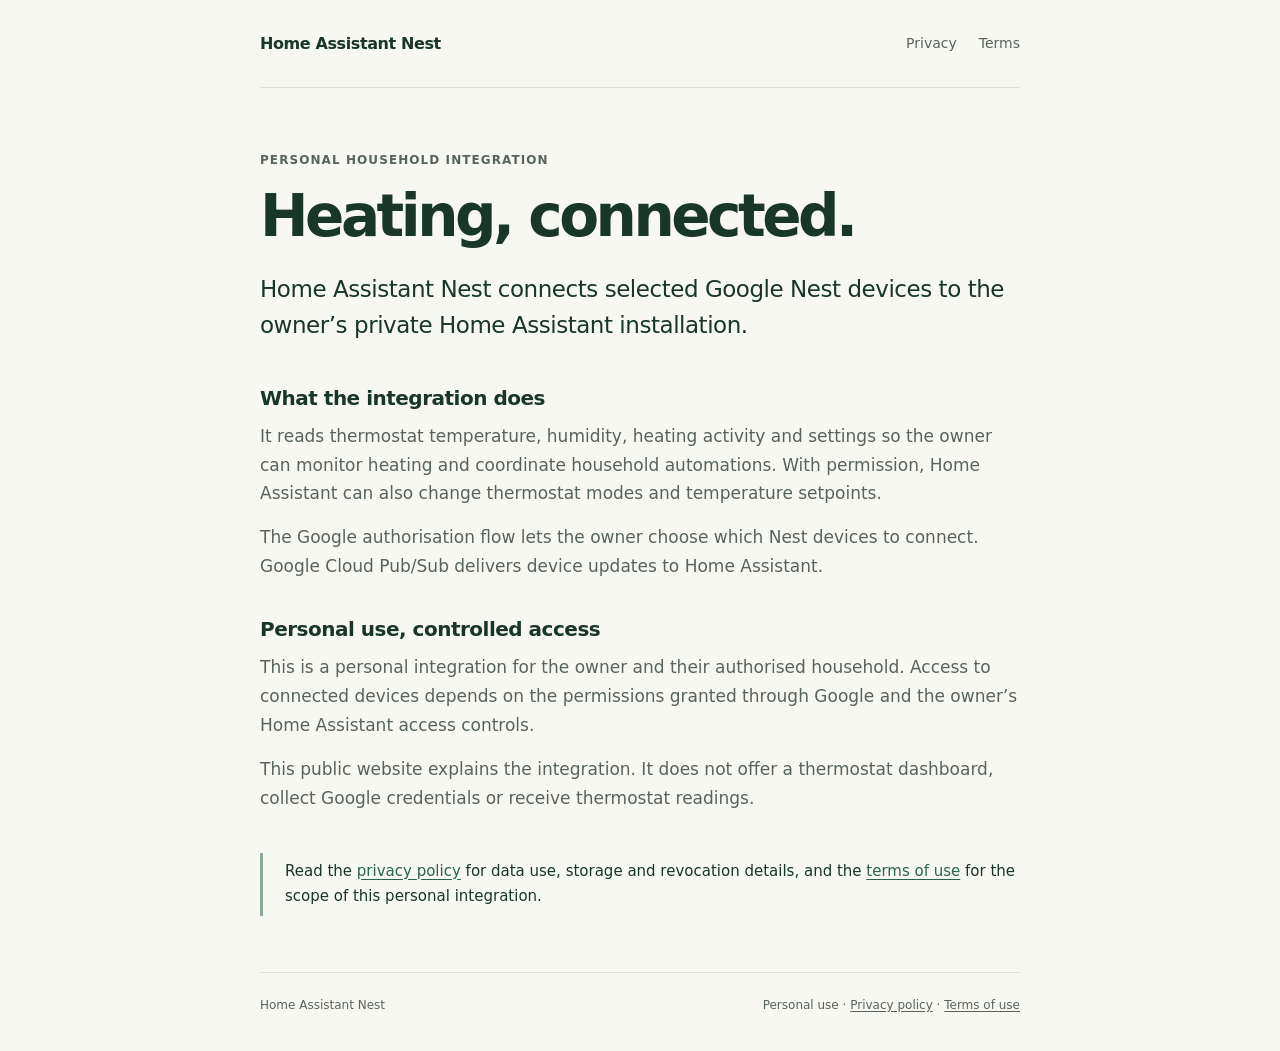
<file: index.html>
<!doctype html>
<html lang="en">
<head>
  <meta charset="utf-8">
  <meta name="viewport" content="width=device-width, initial-scale=1">
  <meta name="description" content="A personal integration connecting selected Google Nest devices to a private Home Assistant installation.">
  <meta name="referrer" content="no-referrer">
  <meta http-equiv="Content-Security-Policy" content="default-src 'none'; style-src 'self'; base-uri 'none'; form-action 'none'">
  <title>Home Assistant Nest</title>
  <link rel="stylesheet" href="styles.css">
</head>
<body>
  <header><a class="brand" href="./">Home Assistant Nest</a><nav aria-label="Main"><a href="privacy.html">Privacy</a><a href="terms.html">Terms</a></nav></header>
  <main>
    <p class="eyebrow">Personal household integration</p>
    <h1>Heating, connected.</h1>
    <p class="intro">Home Assistant Nest connects selected Google Nest devices to the owner’s private Home Assistant installation.</p>
    <section>
      <h2>What the integration does</h2>
      <p>It reads thermostat temperature, humidity, heating activity and settings so the owner can monitor heating and coordinate household automations. With permission, Home Assistant can also change thermostat modes and temperature setpoints.</p>
      <p>The Google authorisation flow lets the owner choose which Nest devices to connect. Google Cloud Pub/Sub delivers device updates to Home Assistant.</p>
    </section>
    <section>
      <h2>Personal use, controlled access</h2>
      <p>This is a personal integration for the owner and their authorised household. Access to connected devices depends on the permissions granted through Google and the owner’s Home Assistant access controls.</p>
      <p>This public website explains the integration. It does not offer a thermostat dashboard, collect Google credentials or receive thermostat readings.</p>
    </section>
    <aside><p>Read the <a href="privacy.html">privacy policy</a> for data use, storage and revocation details, and the <a href="terms.html">terms of use</a> for the scope of this personal integration.</p></aside>
  </main>
  <footer><span>Home Assistant Nest</span><span>Personal use · <a href="privacy.html">Privacy policy</a> · <a href="terms.html">Terms of use</a></span></footer>
</body>
</html>
</file>
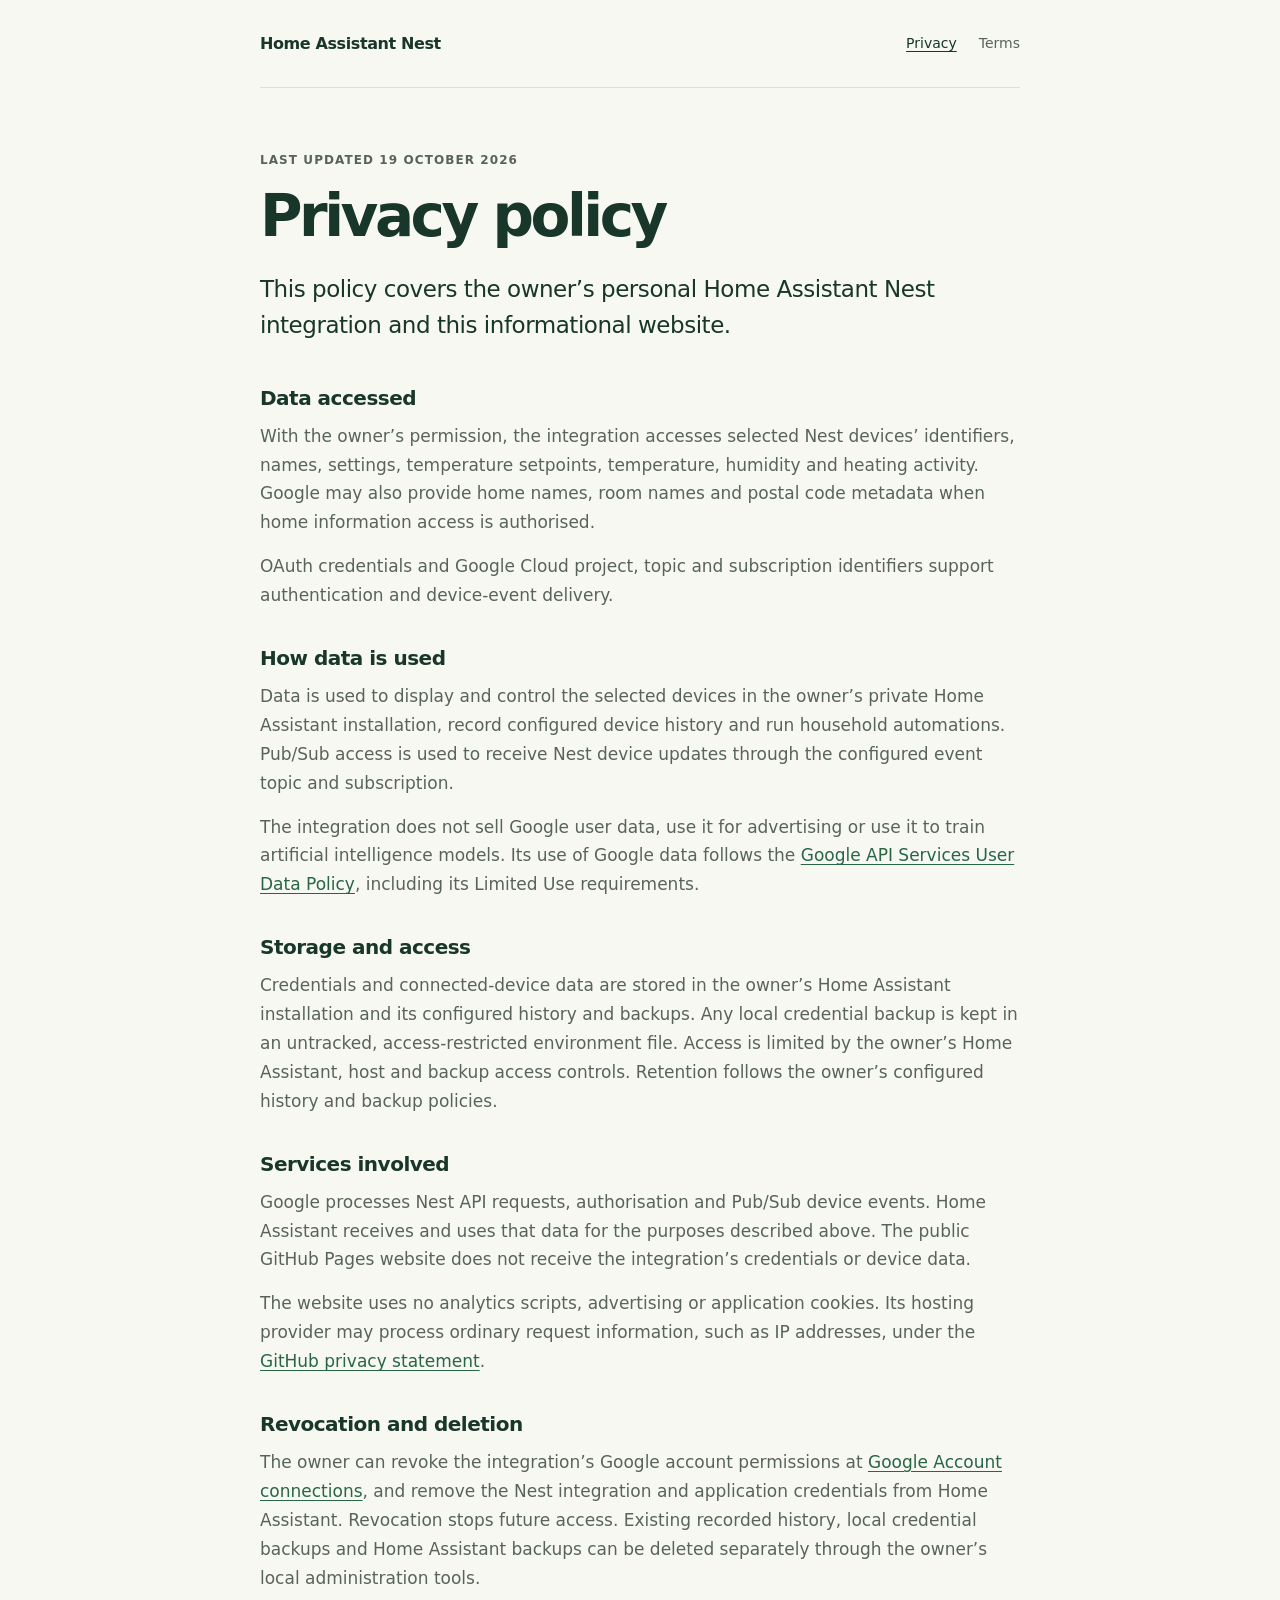
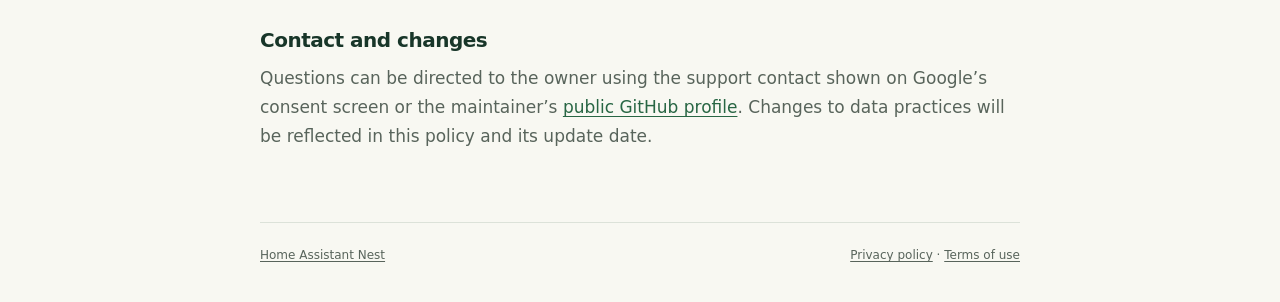
<file: privacy.html>
<!doctype html>
<html lang="en">
<head>
  <meta charset="utf-8">
  <meta name="viewport" content="width=device-width, initial-scale=1">
  <meta name="description" content="How the personal Home Assistant Nest integration accesses, uses and stores Google Nest data.">
  <meta name="referrer" content="no-referrer">
  <meta http-equiv="Content-Security-Policy" content="default-src 'none'; style-src 'self'; base-uri 'none'; form-action 'none'">
  <title>Privacy policy · Home Assistant Nest</title>
  <link rel="stylesheet" href="styles.css">
</head>
<body>
  <header><a class="brand" href="./">Home Assistant Nest</a><nav aria-label="Main"><a href="privacy.html" aria-current="page">Privacy</a><a href="terms.html">Terms</a></nav></header>
  <main>
    <p class="eyebrow">Last updated 19 October 2026</p>
    <h1>Privacy policy</h1>
    <p class="intro">This policy covers the owner’s personal Home Assistant Nest integration and this informational website.</p>
    <section><h2>Data accessed</h2><p>With the owner’s permission, the integration accesses selected Nest devices’ identifiers, names, settings, temperature setpoints, temperature, humidity and heating activity. Google may also provide home names, room names and postal code metadata when home information access is authorised.</p><p>OAuth credentials and Google Cloud project, topic and subscription identifiers support authentication and device-event delivery.</p></section>
    <section><h2>How data is used</h2><p>Data is used to display and control the selected devices in the owner’s private Home Assistant installation, record configured device history and run household automations. Pub/Sub access is used to receive Nest device updates through the configured event topic and subscription.</p><p>The integration does not sell Google user data, use it for advertising or use it to train artificial intelligence models. Its use of Google data follows the <a href="https://developers.google.com/terms/api-services-user-data-policy">Google API Services User Data Policy</a>, including its Limited Use requirements.</p></section>
    <section><h2>Storage and access</h2><p>Credentials and connected-device data are stored in the owner’s Home Assistant installation and its configured history and backups. Any local credential backup is kept in an untracked, access-restricted environment file. Access is limited by the owner’s Home Assistant, host and backup access controls. Retention follows the owner’s configured history and backup policies.</p></section>
    <section><h2>Services involved</h2><p>Google processes Nest API requests, authorisation and Pub/Sub device events. Home Assistant receives and uses that data for the purposes described above. The public GitHub Pages website does not receive the integration’s credentials or device data.</p><p>The website uses no analytics scripts, advertising or application cookies. Its hosting provider may process ordinary request information, such as IP addresses, under the <a href="https://docs.github.com/en/site-policy/privacy-policies/github-general-privacy-statement">GitHub privacy statement</a>.</p></section>
    <section><h2>Revocation and deletion</h2><p>The owner can revoke the integration’s Google account permissions at <a href="https://myaccount.google.com/connections">Google Account connections</a>, and remove the Nest integration and application credentials from Home Assistant. Revocation stops future access. Existing recorded history, local credential backups and Home Assistant backups can be deleted separately through the owner’s local administration tools.</p></section>
    <section><h2>Contact and changes</h2><p>Questions can be directed to the owner using the support contact shown on Google’s consent screen or the maintainer’s <a href="https://github.com/bradwright">public GitHub profile</a>. Changes to data practices will be reflected in this policy and its update date.</p></section>
  </main>
  <footer><a href="./">Home Assistant Nest</a><span><a href="privacy.html">Privacy policy</a> · <a href="terms.html">Terms of use</a></span></footer>
</body>
</html>
</file>
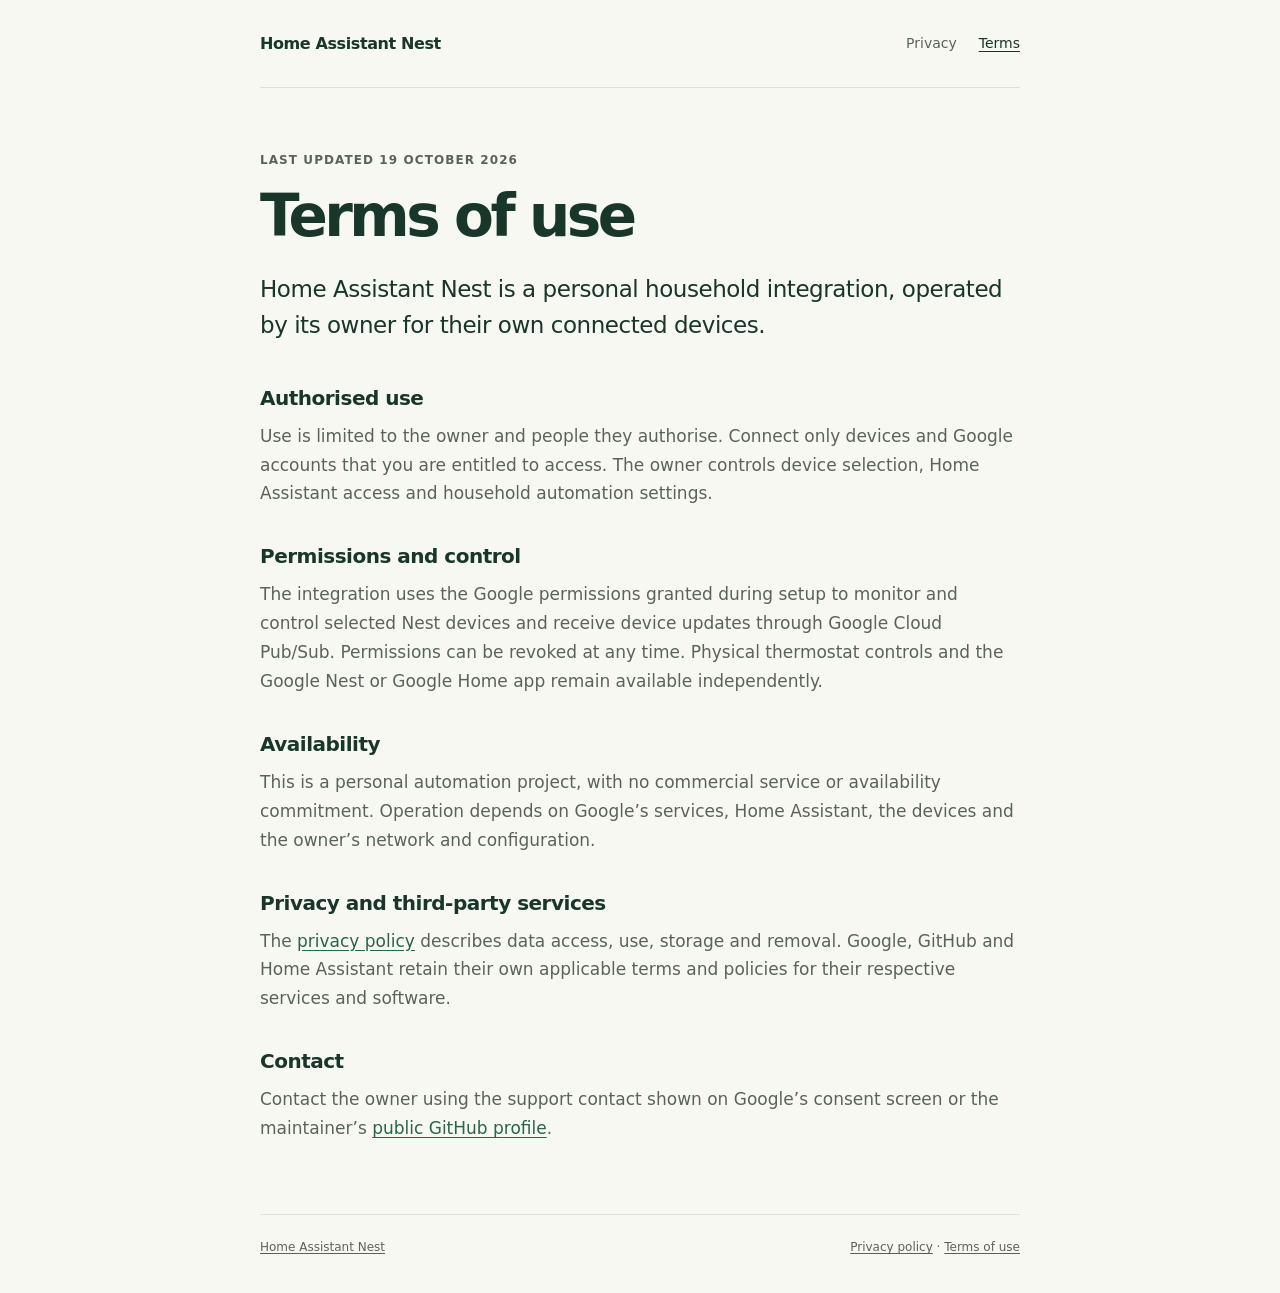
<file: terms.html>
<!doctype html>
<html lang="en">
<head>
  <meta charset="utf-8">
  <meta name="viewport" content="width=device-width, initial-scale=1">
  <meta name="description" content="Terms for the personal Home Assistant Nest integration.">
  <meta name="referrer" content="no-referrer">
  <meta http-equiv="Content-Security-Policy" content="default-src 'none'; style-src 'self'; base-uri 'none'; form-action 'none'">
  <title>Terms of use · Home Assistant Nest</title>
  <link rel="stylesheet" href="styles.css">
</head>
<body>
  <header><a class="brand" href="./">Home Assistant Nest</a><nav aria-label="Main"><a href="privacy.html">Privacy</a><a href="terms.html" aria-current="page">Terms</a></nav></header>
  <main>
    <p class="eyebrow">Last updated 19 October 2026</p>
    <h1>Terms of use</h1>
    <p class="intro">Home Assistant Nest is a personal household integration, operated by its owner for their own connected devices.</p>
    <section><h2>Authorised use</h2><p>Use is limited to the owner and people they authorise. Connect only devices and Google accounts that you are entitled to access. The owner controls device selection, Home Assistant access and household automation settings.</p></section>
    <section><h2>Permissions and control</h2><p>The integration uses the Google permissions granted during setup to monitor and control selected Nest devices and receive device updates through Google Cloud Pub/Sub. Permissions can be revoked at any time. Physical thermostat controls and the Google Nest or Google Home app remain available independently.</p></section>
    <section><h2>Availability</h2><p>This is a personal automation project, with no commercial service or availability commitment. Operation depends on Google’s services, Home Assistant, the devices and the owner’s network and configuration.</p></section>
    <section><h2>Privacy and third-party services</h2><p>The <a href="privacy.html">privacy policy</a> describes data access, use, storage and removal. Google, GitHub and Home Assistant retain their own applicable terms and policies for their respective services and software.</p></section>
    <section><h2>Contact</h2><p>Contact the owner using the support contact shown on Google’s consent screen or the maintainer’s <a href="https://github.com/bradwright">public GitHub profile</a>.</p></section>
  </main>
  <footer><a href="./">Home Assistant Nest</a><span><a href="privacy.html">Privacy policy</a> · <a href="terms.html">Terms of use</a></span></footer>
</body>
</html>
</file>
<file: styles.css>
:root{color-scheme:light;--ink:#183629;--muted:#58645b;--paper:#f8f8f2;--line:#dce2d9;--accent:#286644}
*{box-sizing:border-box}
body{margin:0;background:var(--paper);color:var(--ink);font:17px/1.7 system-ui,-apple-system,BlinkMacSystemFont,"Segoe UI",sans-serif}
a{color:var(--accent);text-underline-offset:.2em}
a:hover{color:#153d28}
a:focus-visible{outline:3px solid #7ca785;outline-offset:5px;border-radius:2px}
header,main,footer{width:min(100% - 48px,760px);margin-inline:auto}
header{display:flex;align-items:center;justify-content:space-between;gap:24px;padding-block:30px;border-bottom:1px solid var(--line)}
.brand{font-size:16px;font-weight:650;letter-spacing:-.025em;color:var(--ink);text-decoration:none}
nav{display:flex;gap:22px;font-size:14px}
nav a{color:var(--muted);text-decoration:none}
nav a[aria-current]{color:var(--ink);text-decoration:underline}
main{padding-block:62px 56px}
.eyebrow{margin:0 0 14px;color:var(--muted);font-size:12px;font-weight:650;letter-spacing:.09em;text-transform:uppercase}
h1{margin:0 0 24px;font-size:clamp(36px,7vw,58px);font-weight:580;letter-spacing:-.06em;line-height:1.1}
.intro{margin:0 0 40px;font-size:clamp(19px,3vw,23px);line-height:1.55;letter-spacing:-.02em}
section{margin-top:34px}
h2{margin:0 0 10px;font-size:20px;line-height:1.4;letter-spacing:-.025em}
p{margin:0 0 15px}
section p{color:var(--muted)}
aside{margin-top:40px;border-left:3px solid #8da992;padding:6px 0 6px 22px;font-size:15px}
aside p{margin:0}
footer{display:flex;flex-wrap:wrap;justify-content:space-between;gap:12px;padding-block:22px 36px;border-top:1px solid var(--line);font-size:12px;color:var(--muted)}
footer a{color:inherit}
@media(max-width:480px){header,main,footer{width:calc(100% - 36px)}header{gap:12px;padding-block:24px}nav{gap:14px}main{padding-block:44px}.brand{font-size:14px}nav{font-size:13px}}
</file>
